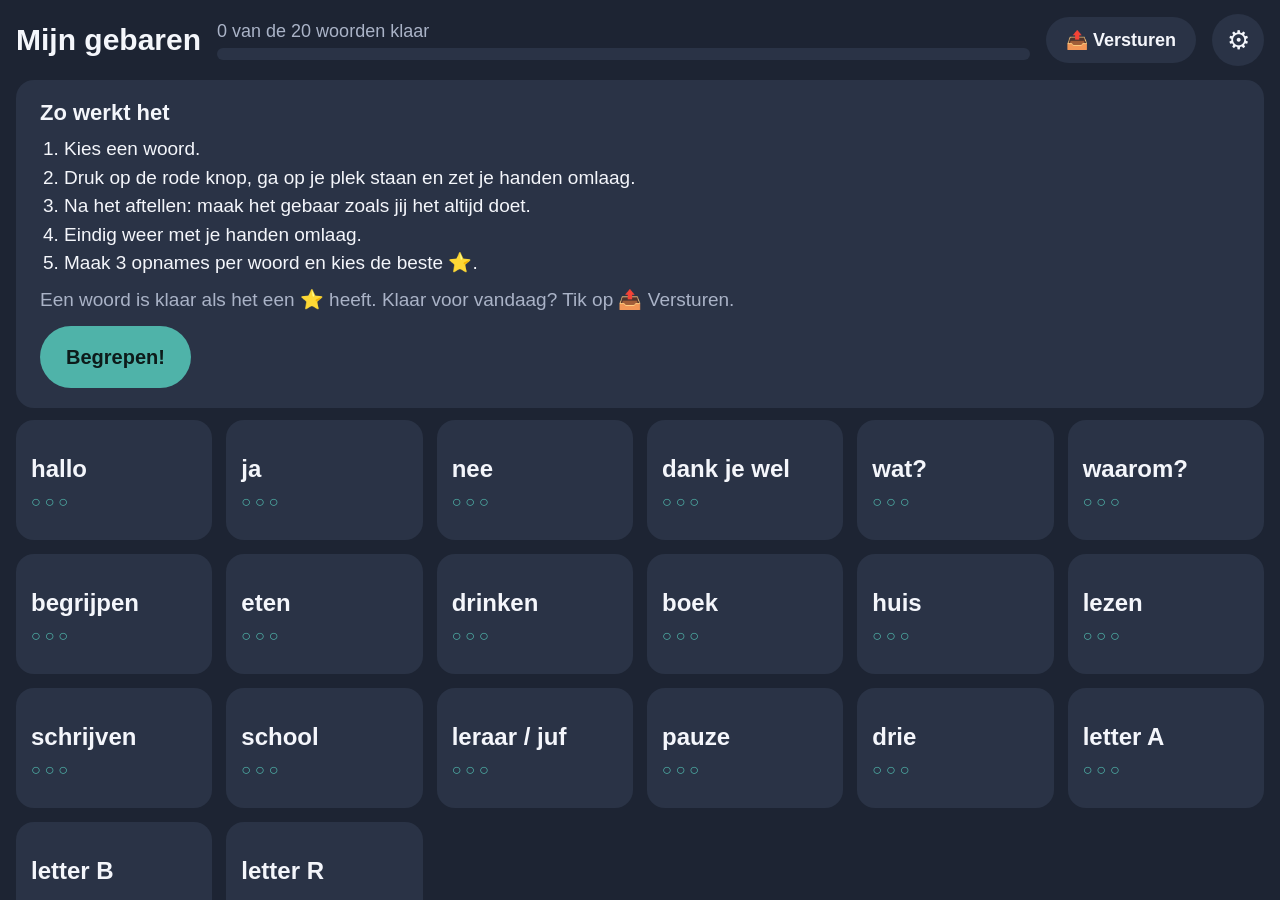
<file: index.html>
<!doctype html>
<html lang="nl">
<head>
  <meta charset="utf-8">
  <meta name="viewport" content="width=device-width, initial-scale=1, viewport-fit=cover">
  <meta name="apple-mobile-web-app-capable" content="yes">
  <meta name="mobile-web-app-capable" content="yes">
  <meta name="apple-mobile-web-app-title" content="Mijn gebaren">
  <meta name="apple-mobile-web-app-status-bar-style" content="black-translucent">
  <meta name="theme-color" content="#1d2433">
  <title>Mijn gebaren</title>
  <link rel="manifest" href="manifest.webmanifest">
  <link rel="apple-touch-icon" href="apple-touch-icon.png">
  <link rel="icon" href="icoon-512.png">
  <link rel="stylesheet" href="style.css">
</head>
<body>

  <!-- Overzicht van alle gebaren -->
  <section id="scherm-overzicht" class="scherm actief">
    <header class="balk">
      <h1>Mijn gebaren</h1>
      <div class="voortgang">
        <div class="voortgang-tekst" id="voortgang-tekst"></div>
        <div class="voortgang-balk"><div id="voortgang-vulling"></div></div>
      </div>
      <button class="knop knop-licht" id="knop-versturen">📤 Versturen</button>
      <button class="knop-icoon" id="knop-instellingen" aria-label="Instellingen">⚙︎</button>
    </header>

    <div class="tips tips-waarschuwing verborgen" id="beginscherm-tip">
      <strong>Zet de app eerst op je beginscherm.</strong>
      Tik bovenin op het deel-icoon (vierkantje met pijl) → <em>Zet op beginscherm</em>, en open de app daarna via het nieuwe icoon.
      Dan blijven je opnames veilig bewaard.
    </div>

    <div class="tips" id="tips">
      <h2>Zo werkt het</h2>
      <ol>
        <li>Kies een woord.</li>
        <li>Druk op de rode knop, ga op je plek staan en zet je handen omlaag.</li>
        <li>Na het aftellen: maak het gebaar zoals jij het altijd doet.</li>
        <li>Eindig weer met je handen omlaag.</li>
        <li>Maak 3 opnames per woord en kies de beste ⭐.</li>
      </ol>
      <p>Een woord is klaar als het een ⭐ heeft. Klaar voor vandaag? Tik op 📤 Versturen.</p>
      <button class="knop" id="knop-tips-weg">Begrepen!</button>
    </div>

    <div class="raster" id="raster"></div>
    <p class="melding" id="melding-overzicht"></p>
  </section>

  <!-- Opnemen -->
  <section id="scherm-opnemen" class="scherm">
    <header class="balk">
      <button class="knop-terug" data-naar="overzicht">← Alle woorden</button>
      <div class="woord-kop">
        <div class="woord" id="opnemen-woord"></div>
        <div class="takes-stippen" id="opnemen-stippen"></div>
      </div>
      <button class="knop-terug" id="knop-volgende">Volgende →</button>
    </header>

    <div class="camera">
      <video id="camera-beeld" autoplay muted playsinline></video>
      <div class="kader" id="kader"><span>Zorg dat je hoofd, handen en buik in dit vak passen</span></div>
      <div class="aftellen" id="aftellen"></div>
      <div class="opname-rand" id="opname-rand">
        <div class="opname-label">● Gebaar nu</div>
        <div class="opname-tijd"><div id="opname-tijd-vulling"></div></div>
      </div>
      <div class="camera-melding" id="camera-melding"></div>
    </div>

    <footer class="onderbalk">
      <button class="knop knop-licht" id="knop-kiezen">⭐ Kies de beste</button>
      <button class="knop-opnemen" id="knop-opnemen" aria-label="Opnemen"></button>
      <div class="onderbalk-ruimte"></div>
    </footer>
  </section>

  <!-- Terugkijken na een opname -->
  <section id="scherm-terugkijken" class="scherm">
    <header class="balk">
      <div class="woord-kop"><div class="woord" id="terugkijken-woord"></div></div>
    </header>
    <div class="camera">
      <video id="terugkijken-video" autoplay muted playsinline loop></video>
    </div>
    <footer class="onderbalk">
      <button class="knop knop-licht" id="knop-opnieuw">↺ Nog een keer</button>
      <button class="knop knop-groot" id="knop-bewaren">✓ Bewaren</button>
    </footer>
    <p class="melding" id="melding-terugkijken"></p>
  </section>

  <!-- Beste opname kiezen -->
  <section id="scherm-kiezen" class="scherm">
    <header class="balk">
      <button class="knop-terug" id="knop-kiezen-terug">← Terug</button>
      <div class="woord-kop"><div class="woord" id="kiezen-woord"></div></div>
      <div class="onderbalk-ruimte"></div>
    </header>
    <p class="uitleg">Tik op ⭐ bij de opname die het best gelukt is.</p>
    <div class="takes" id="takes"></div>
  </section>

  <!-- Versturen -->
  <section id="scherm-versturen" class="scherm">
    <header class="balk">
      <button class="knop-terug" data-naar="overzicht">← Alle woorden</button>
      <div class="woord-kop"><div class="woord">Opnames versturen</div></div>
      <div class="onderbalk-ruimte"></div>
    </header>

    <div class="versturen">
      <p class="versturen-tekst" id="versturen-samenvatting"></p>

      <div id="stap-maken">
        <h2>1. Wat wil je versturen?</h2>
        <label class="keuze">
          <input type="radio" name="welke" value="nieuw" checked>
          <span><strong>Alleen nieuwe opnames</strong><small id="grootte-nieuw"></small></span>
        </label>
        <label class="keuze">
          <input type="radio" name="welke" value="alle">
          <span><strong>Alle opnames</strong><small id="grootte-alle"></small></span>
        </label>
        <label class="keuze">
          <input type="radio" name="welke" value="beste">
          <span><strong>Alleen de beste ⭐</strong><small id="grootte-beste"></small></span>
        </label>
        <button class="knop knop-groot" id="knop-zip-maken">Bestand maken</button>
        <div class="voortgang-balk verborgen" id="zip-voortgang"><div id="zip-vulling"></div></div>
      </div>

      <div id="stap-delen" class="verborgen">
        <h2>2. Bestand versturen</h2>
        <p class="versturen-tekst">Klaar: <strong id="zip-naam"></strong></p>
        <p class="versturen-tekst">Tik op <strong>Versturen</strong> en kies in het menu:</p>
        <ul class="versturen-tekst">
          <li><strong>Bewaar in Bestanden</strong> → de gedeelde iCloud-map of de USB-stick, of</li>
          <li><strong>AirDrop</strong> als Niels in de buurt is.</li>
        </ul>
        <div class="knoppen-rij">
          <button class="knop knop-groot" id="knop-delen">📤 Versturen</button>
          <button class="knop knop-licht" id="knop-downloaden">Downloaden</button>
        </div>
      </div>

      <p class="melding" id="melding-versturen"></p>
      <p class="versturen-tekst zacht">De opnames blijven ook na het versturen op deze iPad staan.</p>
    </div>
  </section>

  <!-- Instellingen -->
  <dialog id="instellingen">
    <h2>Instellingen</h2>
    <label>Aftellen
      <select id="instelling-aftellen">
        <option value="3">3 seconden</option>
        <option value="5">5 seconden</option>
        <option value="10">10 seconden</option>
      </select>
    </label>
    <label>Lengte van een opname
      <select id="instelling-duur">
        <option value="3">3 seconden</option>
        <option value="4">4 seconden</option>
        <option value="5">5 seconden</option>
        <option value="6">6 seconden</option>
      </select>
    </label>
    <label>Camera
      <select id="instelling-camera">
        <option value="user">Voorkant (je ziet jezelf)</option>
        <option value="environment">Achterkant (betere kwaliteit)</option>
      </select>
    </label>
    <button class="knop" id="knop-tips-tonen">Uitleg weer tonen</button>
    <form method="dialog"><button class="knop knop-groot">Klaar</button></form>
    <p class="versie"><a href="uitleg.html">Uitleg voor ouders</a> · <span id="versie"></span></p>
  </dialog>

  <script src="zip.js"></script>
  <script src="opslag.js"></script>
  <script src="app.js"></script>
</body>
</html>
</file>
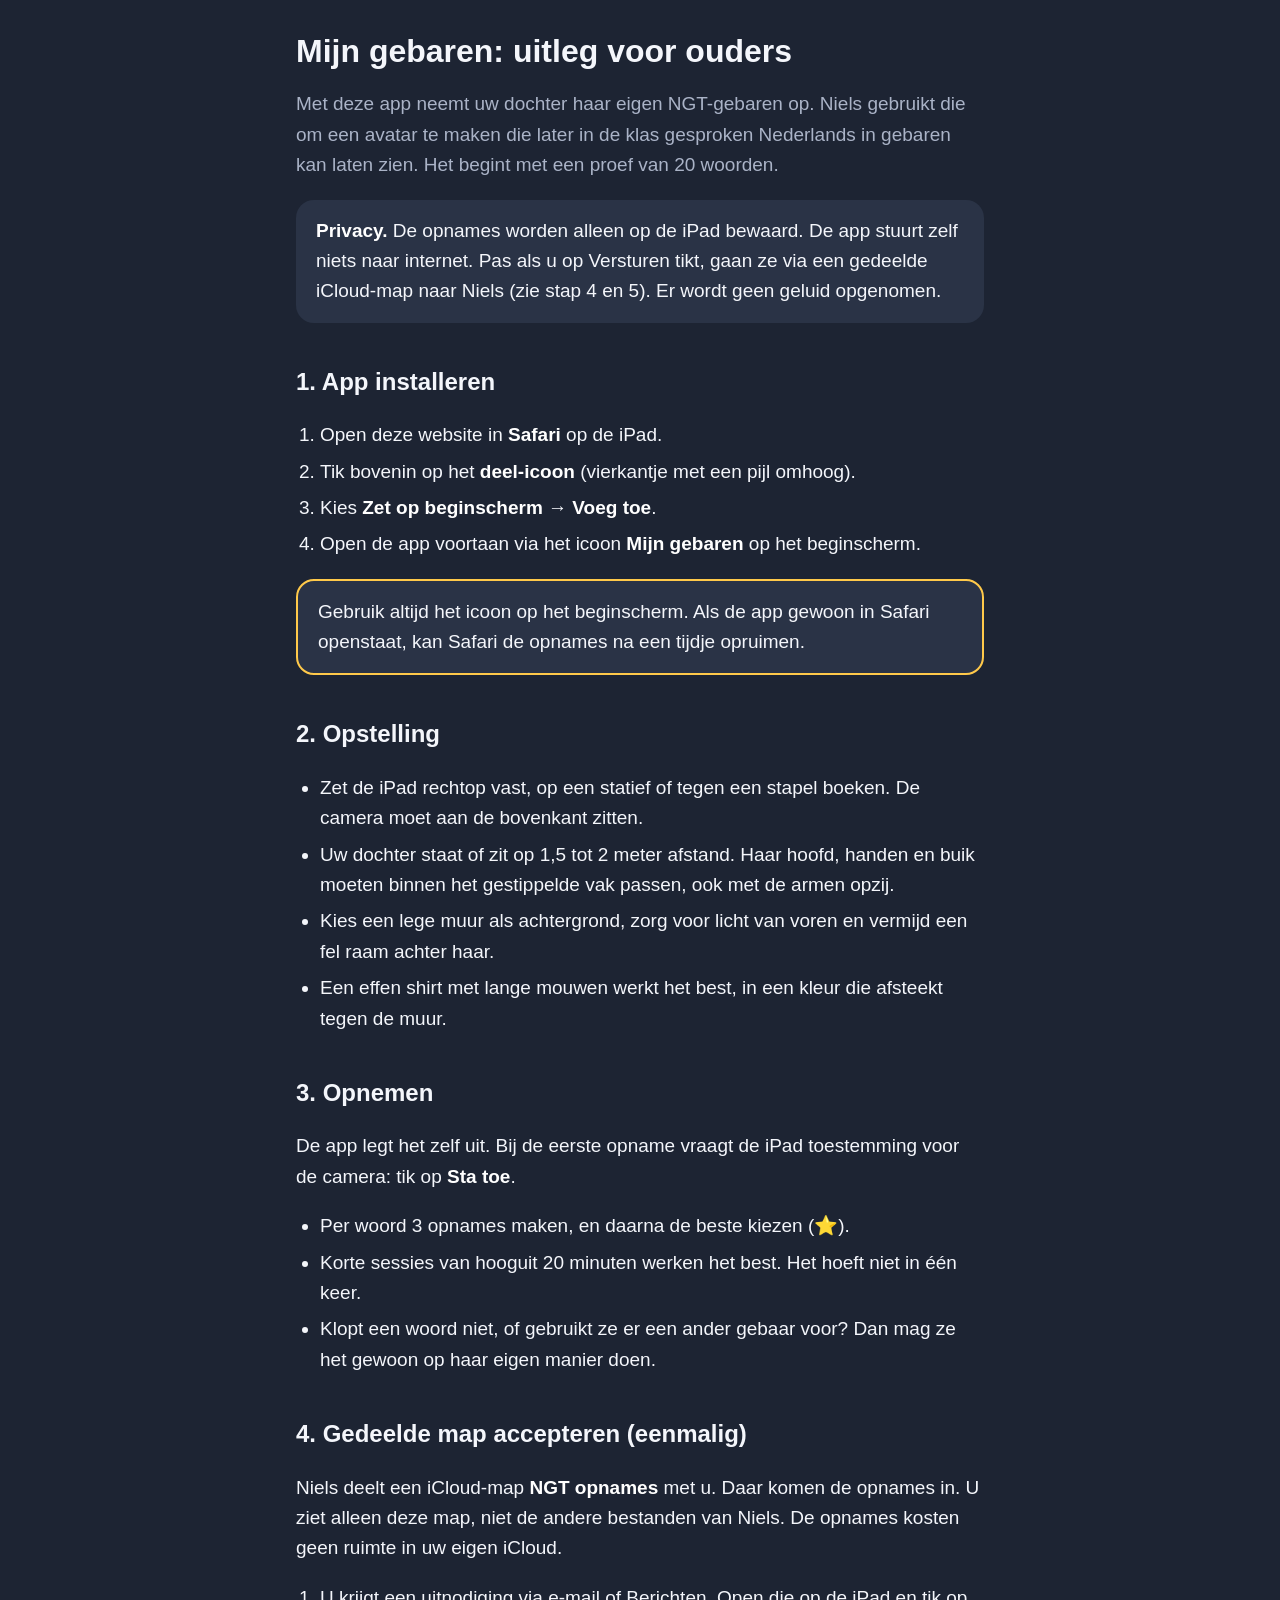
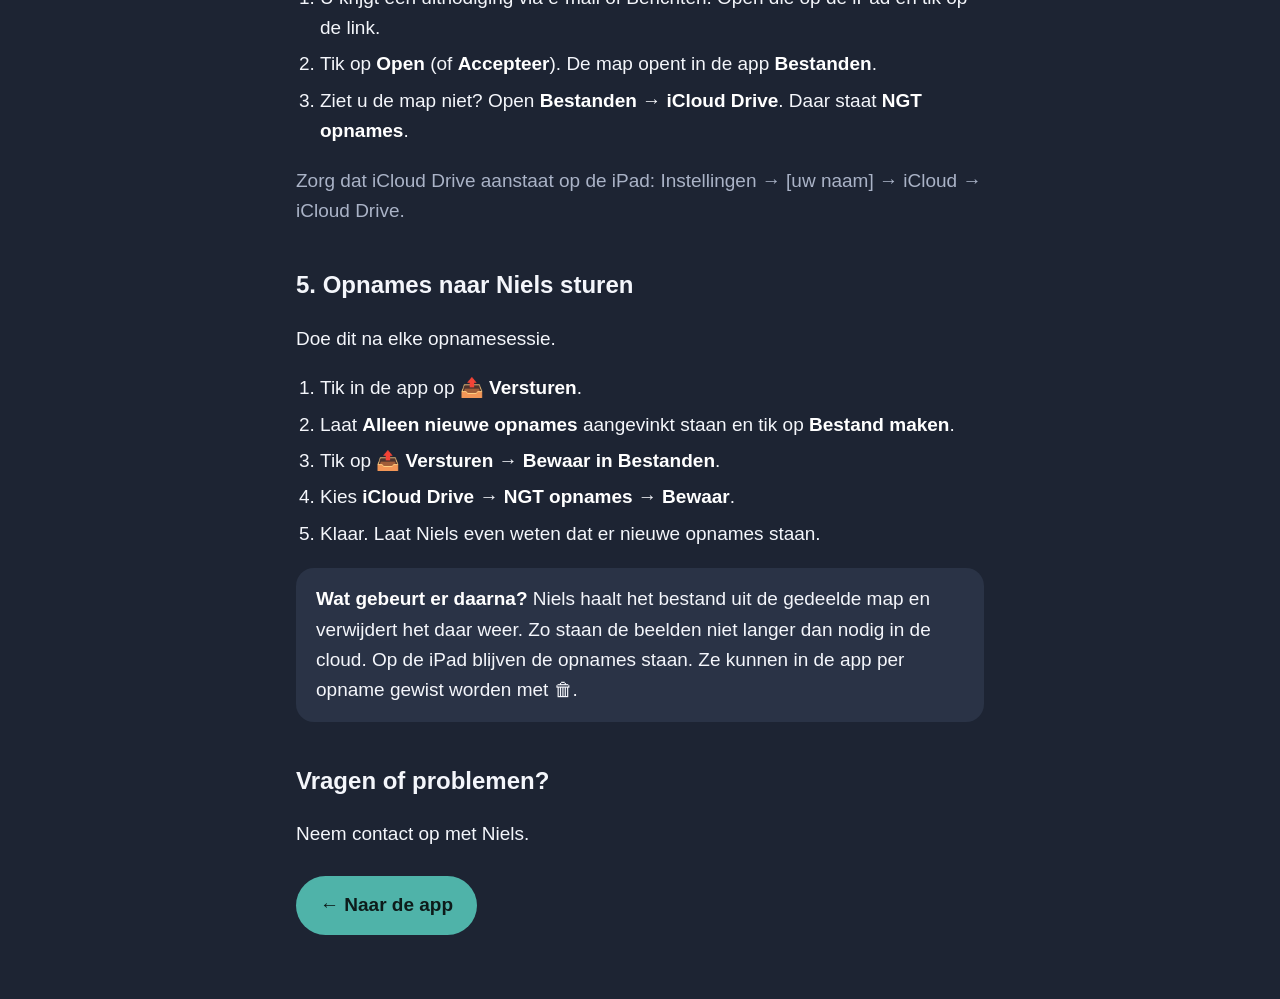
<file: uitleg.html>
<!doctype html>
<html lang="nl">
<head>
  <meta charset="utf-8">
  <meta name="viewport" content="width=device-width, initial-scale=1">
  <meta name="theme-color" content="#1d2433">
  <title>Uitleg Mijn gebaren</title>
  <link rel="apple-touch-icon" href="apple-touch-icon.png">
  <style>
    :root { --achtergrond: #1d2433; --vlak: #2a3346; --tekst: #f4f6fb; --zacht: #aab3c7; --accent: #4fb3a9; --ster: #ffc94a; }
    * { box-sizing: border-box; }
    body {
      margin: 0; background: var(--achtergrond); color: var(--tekst);
      font-family: -apple-system, BlinkMacSystemFont, "Segoe UI", sans-serif;
      font-size: 19px; line-height: 1.6;
    }
    main { max-width: 720px; margin: 0 auto; padding: 32px 16px 64px; }
    h1 { font-size: 32px; line-height: 1.2; margin: 0 0 8px; }
    h2 { font-size: 24px; margin: 40px 0 8px; }
    p, li { color: var(--tekst); }
    .zacht { color: var(--zacht); }
    .kader { background: var(--vlak); border-radius: 18px; padding: 16px 20px; margin: 16px 0; }
    .kader.let-op { border: 2px solid var(--ster); }
    ol, ul { padding-left: 24px; }
    li { margin-bottom: 6px; }
    a.knop {
      display: inline-block; background: var(--accent); color: #0d1b1a; text-decoration: none;
      font-weight: 650; padding: 14px 24px; border-radius: 999px; margin-top: 8px;
    }
    strong { color: #fff; }
  </style>
</head>
<body>
<main>
  <h1>Mijn gebaren: uitleg voor ouders</h1>
  <p class="zacht">Met deze app neemt uw dochter haar eigen NGT-gebaren op. Niels gebruikt die om een avatar te maken die later in de klas gesproken Nederlands in gebaren kan laten zien. Het begint met een proef van 20 woorden.</p>

  <div class="kader">
    <strong>Privacy.</strong> De opnames worden alleen op de iPad bewaard. De app stuurt zelf niets naar internet. Pas als u op Versturen tikt, gaan ze via een gedeelde iCloud-map naar Niels (zie stap 4 en 5). Er wordt geen geluid opgenomen.
  </div>

  <h2>1. App installeren</h2>
  <ol>
    <li>Open deze website in <strong>Safari</strong> op de iPad.</li>
    <li>Tik bovenin op het <strong>deel-icoon</strong> (vierkantje met een pijl omhoog).</li>
    <li>Kies <strong>Zet op beginscherm</strong> → <strong>Voeg toe</strong>.</li>
    <li>Open de app voortaan via het icoon <strong>Mijn gebaren</strong> op het beginscherm.</li>
  </ol>
  <div class="kader let-op">
    Gebruik altijd het icoon op het beginscherm. Als de app gewoon in Safari openstaat, kan Safari de opnames na een tijdje opruimen.
  </div>

  <h2>2. Opstelling</h2>
  <ul>
    <li>Zet de iPad rechtop vast, op een statief of tegen een stapel boeken. De camera moet aan de bovenkant zitten.</li>
    <li>Uw dochter staat of zit op 1,5 tot 2 meter afstand. Haar hoofd, handen en buik moeten binnen het gestippelde vak passen, ook met de armen opzij.</li>
    <li>Kies een lege muur als achtergrond, zorg voor licht van voren en vermijd een fel raam achter haar.</li>
    <li>Een effen shirt met lange mouwen werkt het best, in een kleur die afsteekt tegen de muur.</li>
  </ul>

  <h2>3. Opnemen</h2>
  <p>De app legt het zelf uit. Bij de eerste opname vraagt de iPad toestemming voor de camera: tik op <strong>Sta toe</strong>.</p>
  <ul>
    <li>Per woord 3 opnames maken, en daarna de beste kiezen (⭐).</li>
    <li>Korte sessies van hooguit 20 minuten werken het best. Het hoeft niet in één keer.</li>
    <li>Klopt een woord niet, of gebruikt ze er een ander gebaar voor? Dan mag ze het gewoon op haar eigen manier doen.</li>
  </ul>

  <h2>4. Gedeelde map accepteren (eenmalig)</h2>
  <p>Niels deelt een iCloud-map <strong>NGT opnames</strong> met u. Daar komen de opnames in. U ziet alleen deze map, niet de andere bestanden van Niels. De opnames kosten geen ruimte in uw eigen iCloud.</p>
  <ol>
    <li>U krijgt een uitnodiging via e-mail of Berichten. Open die op de iPad en tik op de link.</li>
    <li>Tik op <strong>Open</strong> (of <strong>Accepteer</strong>). De map opent in de app <strong>Bestanden</strong>.</li>
    <li>Ziet u de map niet? Open <strong>Bestanden</strong> → <strong>iCloud Drive</strong>. Daar staat <strong>NGT opnames</strong>.</li>
  </ol>
  <p class="zacht">Zorg dat iCloud Drive aanstaat op de iPad: Instellingen → [uw naam] → iCloud → iCloud Drive.</p>

  <h2>5. Opnames naar Niels sturen</h2>
  <p>Doe dit na elke opnamesessie.</p>
  <ol>
    <li>Tik in de app op <strong>📤 Versturen</strong>.</li>
    <li>Laat <strong>Alleen nieuwe opnames</strong> aangevinkt staan en tik op <strong>Bestand maken</strong>.</li>
    <li>Tik op <strong>📤 Versturen</strong> → <strong>Bewaar in Bestanden</strong>.</li>
    <li>Kies <strong>iCloud Drive</strong> → <strong>NGT opnames</strong> → <strong>Bewaar</strong>.</li>
    <li>Klaar. Laat Niels even weten dat er nieuwe opnames staan.</li>
  </ol>
  <div class="kader">
    <strong>Wat gebeurt er daarna?</strong> Niels haalt het bestand uit de gedeelde map en verwijdert het daar weer. Zo staan de beelden niet langer dan nodig in de cloud. Op de iPad blijven de opnames staan. Ze kunnen in de app per opname gewist worden met 🗑.
  </div>

  <h2>Vragen of problemen?</h2>
  <p>Neem contact op met Niels.</p>

  <a class="knop" href="./">← Naar de app</a>
</main>
</body>
</html>
</file>
<file: style.css>
:root {
  --achtergrond: #1d2433;
  --vlak: #2a3346;
  --vlak-licht: #36415a;
  --tekst: #f4f6fb;
  --tekst-zacht: #aab3c7;
  --accent: #4fb3a9;
  --ster: #ffc94a;
  --rood: #ff4d5e;
  --radius: 18px;
}

* { box-sizing: border-box; }

html, body {
  margin: 0;
  height: 100%;
  background: var(--achtergrond);
  color: var(--tekst);
  font-family: -apple-system, BlinkMacSystemFont, "SF Pro Rounded", "Segoe UI", sans-serif;
  -webkit-user-select: none;
  user-select: none;
  -webkit-tap-highlight-color: transparent;
}

button { font: inherit; color: inherit; cursor: pointer; }

.scherm {
  display: none;
  flex-direction: column;
  height: 100dvh;
  padding: max(12px, env(safe-area-inset-top)) max(16px, env(safe-area-inset-right))
           max(12px, env(safe-area-inset-bottom)) max(16px, env(safe-area-inset-left));
  gap: 12px;
}
.scherm.actief { display: flex; }
#scherm-overzicht { overflow-y: auto; }

/* --- bovenbalk ----------------------------------------------------------- */

.balk {
  display: flex;
  align-items: center;
  gap: 16px;
  min-height: 56px;
}
.balk h1 { margin: 0; font-size: 30px; white-space: nowrap; }

.voortgang { flex: 1; display: flex; flex-direction: column; gap: 6px; }
.voortgang-tekst { font-size: 18px; color: var(--tekst-zacht); }
.voortgang-balk { height: 12px; background: var(--vlak); border-radius: 6px; overflow: hidden; }
#voortgang-vulling { height: 100%; width: 0; background: var(--ster); transition: width .4s; }

.knop-icoon {
  width: 52px; height: 52px; border: 0; border-radius: 50%;
  background: var(--vlak); font-size: 26px;
}
.knop-terug {
  border: 0; background: var(--vlak); border-radius: 999px;
  padding: 12px 20px; font-size: 18px; white-space: nowrap;
}

.woord-kop { flex: 1; text-align: center; }
.woord { font-size: 40px; font-weight: 700; line-height: 1.1; }
.takes-stippen { font-size: 18px; color: var(--tekst-zacht); margin-top: 4px; }

/* --- uitleg -------------------------------------------------------------- */

.tips {
  background: var(--vlak);
  border-radius: var(--radius);
  padding: 16px 24px 20px;
  font-size: 19px;
  line-height: 1.5;
}
.tips h2 { margin: 0 0 6px; font-size: 22px; }
.tips ol { margin: 0 0 8px; padding-left: 24px; }
.tips p { margin: 0 0 12px; color: var(--tekst-zacht); }
.tips.weg { display: none; }

/* --- woordenraster ------------------------------------------------------- */

.raster {
  display: grid;
  grid-template-columns: repeat(auto-fill, minmax(170px, 1fr));
  gap: 14px;
  padding-bottom: 24px;
}
.tegel {
  position: relative;
  border: 3px solid transparent;
  background: var(--vlak);
  border-radius: var(--radius);
  padding: 22px 12px 16px;
  text-align: center;
  min-height: 120px;
  display: flex; flex-direction: column; justify-content: center; gap: 10px;
  transition: transform .1s;
}
.tegel:active { transform: scale(.97); }
.tegel .tegel-woord { font-size: 24px; font-weight: 650; }
.tegel .tegel-stippen { font-size: 16px; letter-spacing: 4px; color: var(--accent); }
.tegel.klaar { border-color: var(--ster); }
.tegel .tegel-ster { position: absolute; top: 8px; right: 10px; font-size: 22px; }

/* --- camera -------------------------------------------------------------- */

.camera {
  position: relative;
  flex: 1;
  min-height: 0;
  background: #000;
  border-radius: var(--radius);
  overflow: hidden;
}
.camera video {
  position: absolute; inset: 0;
  width: 100%; height: 100%;
  object-fit: contain;
}
#camera-beeld.spiegel { transform: scaleX(-1); }

.kader {
  position: absolute;
  inset: 6% 18%;
  border: 3px dashed rgba(255, 255, 255, .55);
  border-radius: 24px;
  display: flex; align-items: flex-end; justify-content: center;
  pointer-events: none;
}
.kader span {
  background: rgba(0, 0, 0, .55);
  padding: 6px 14px; border-radius: 999px;
  margin-bottom: 12px; font-size: 16px;
}
.kader.verborgen { display: none; }

.aftellen {
  position: absolute; inset: 0;
  display: none; flex-direction: column; align-items: center; justify-content: center;
  background: rgba(0, 0, 0, .35);
  font-size: 200px; font-weight: 800;
  text-shadow: 0 4px 30px rgba(0, 0, 0, .6);
  pointer-events: none;
}
.aftellen.zichtbaar { display: flex; }
.aftellen small { font-size: 30px; font-weight: 600; }

.opname-rand {
  position: absolute; inset: 0;
  border: 10px solid var(--rood);
  border-radius: var(--radius);
  display: none;
  pointer-events: none;
}
.opname-rand.zichtbaar { display: block; }
.opname-label {
  position: absolute; top: 14px; left: 50%; transform: translateX(-50%);
  background: var(--rood); padding: 6px 18px; border-radius: 999px;
  font-size: 22px; font-weight: 700;
}
.opname-tijd {
  position: absolute; left: 24px; right: 24px; bottom: 18px;
  height: 14px; background: rgba(0, 0, 0, .5); border-radius: 7px; overflow: hidden;
}
#opname-tijd-vulling { height: 100%; width: 0; background: var(--rood); }

.camera-melding {
  position: absolute; inset: 0;
  display: none; align-items: center; justify-content: center; text-align: center;
  padding: 32px; font-size: 22px; line-height: 1.5;
}
.camera-melding.zichtbaar { display: flex; }

/* --- onderbalk ----------------------------------------------------------- */

.onderbalk {
  display: flex; align-items: center; justify-content: space-between; gap: 16px;
  min-height: 96px;
}
.onderbalk > * { flex: 1; }
.onderbalk-ruimte { flex: 1; }
#scherm-opnemen .onderbalk > .knop-opnemen { flex: 0 0 auto; }

.knop-opnemen {
  width: 92px; height: 92px; border-radius: 50%;
  border: 6px solid var(--tekst);
  background: var(--rood);
  box-shadow: 0 0 0 4px var(--achtergrond) inset;
}
.knop-opnemen:disabled { opacity: .4; }

.knop {
  border: 0; border-radius: 999px;
  background: var(--accent); color: #0d1b1a;
  padding: 16px 26px; font-size: 20px; font-weight: 650;
}
.knop-licht { background: var(--vlak); color: var(--tekst); }
.knop-groot { font-size: 24px; padding: 20px 30px; }
.knop:disabled { opacity: .5; }
#knop-kiezen { max-width: 260px; }
#knop-kiezen.onzichtbaar { visibility: hidden; }

.melding { text-align: center; font-size: 18px; color: var(--ster); min-height: 1em; margin: 0; }

/* --- beste kiezen -------------------------------------------------------- */

.uitleg { margin: 0; text-align: center; font-size: 20px; color: var(--tekst-zacht); }
.takes {
  flex: 1; min-height: 0; overflow-y: auto;
  display: grid;
  grid-template-columns: repeat(auto-fit, minmax(280px, 1fr));
  gap: 16px;
  align-content: start;
}
.take {
  background: var(--vlak);
  border: 4px solid transparent;
  border-radius: var(--radius);
  overflow: hidden;
  display: flex; flex-direction: column;
}
.take.beste { border-color: var(--ster); }
.take video { width: 100%; aspect-ratio: 16 / 9; object-fit: contain; background: #000; }
.take-knoppen { display: flex; gap: 10px; padding: 12px; }
.take-knoppen .knop { flex: 1; padding: 14px; }
.take-knoppen .knop-ster { background: var(--vlak-licht); color: var(--tekst); }
.take.beste .knop-ster { background: var(--ster); color: #2a2000; }
.take-knoppen .knop-wis { flex: 0 0 auto; background: var(--vlak-licht); color: var(--tekst); }

/* --- instellingen -------------------------------------------------------- */

dialog {
  border: 0; border-radius: var(--radius);
  background: var(--vlak); color: var(--tekst);
  padding: 24px; width: min(440px, calc(100vw - 32px));
}
dialog::backdrop { background: rgba(0, 0, 0, .6); }
dialog h2 { margin-top: 0; }
dialog label { display: flex; flex-direction: column; gap: 6px; font-size: 18px; margin-bottom: 16px; }
dialog select {
  font: inherit; font-size: 18px; padding: 12px;
  border-radius: 12px; border: 0; background: var(--vlak-licht); color: var(--tekst);
}
dialog .knop { width: 100%; margin-top: 8px; }

@media (max-width: 600px) {
  .balk h1 { font-size: 24px; }
  .woord { font-size: 30px; }
  .raster { grid-template-columns: repeat(auto-fill, minmax(140px, 1fr)); }
  .aftellen { font-size: 140px; }
  .kader { inset: 6% 8%; }
}

/* --- versturen ----------------------------------------------------------- */

#knop-versturen { flex: 0 0 auto; padding: 12px 20px; font-size: 18px; }
.verborgen { display: none !important; }
.tips-waarschuwing { border: 2px solid var(--ster); }

.versturen {
  flex: 1; overflow-y: auto;
  width: min(640px, 100%); margin: 0 auto;
  display: flex; flex-direction: column; gap: 12px;
}
.versturen h2 { font-size: 22px; margin: 16px 0 10px; }
.versturen-tekst { font-size: 19px; line-height: 1.5; margin: 0; }
.versturen-tekst.zacht { color: var(--tekst-zacht); font-size: 16px; margin-top: 12px; }
.keuze {
  display: flex; align-items: center; gap: 14px;
  background: var(--vlak); border-radius: var(--radius);
  padding: 16px 18px; margin-bottom: 10px; font-size: 19px;
}
.keuze input { width: 26px; height: 26px; accent-color: var(--accent); }
.keuze span { display: flex; flex-direction: column; gap: 2px; }
.keuze small { color: var(--tekst-zacht); font-size: 16px; }
#knop-zip-maken { width: 100%; margin-top: 6px; }
#zip-voortgang { margin-top: 14px; }
#zip-vulling { height: 100%; width: 0; background: var(--accent); }
.knoppen-rij { display: flex; gap: 12px; margin-top: 12px; }
.knoppen-rij .knop-groot { flex: 1; }

.versie { text-align: center; color: var(--tekst-zacht); font-size: 14px; margin: 16px 0 0; }
.versie a { color: var(--accent); }

@media (max-width: 600px) {
  .balk { flex-wrap: wrap; }
  #knop-versturen { order: 3; width: 100%; }
}
</file>
